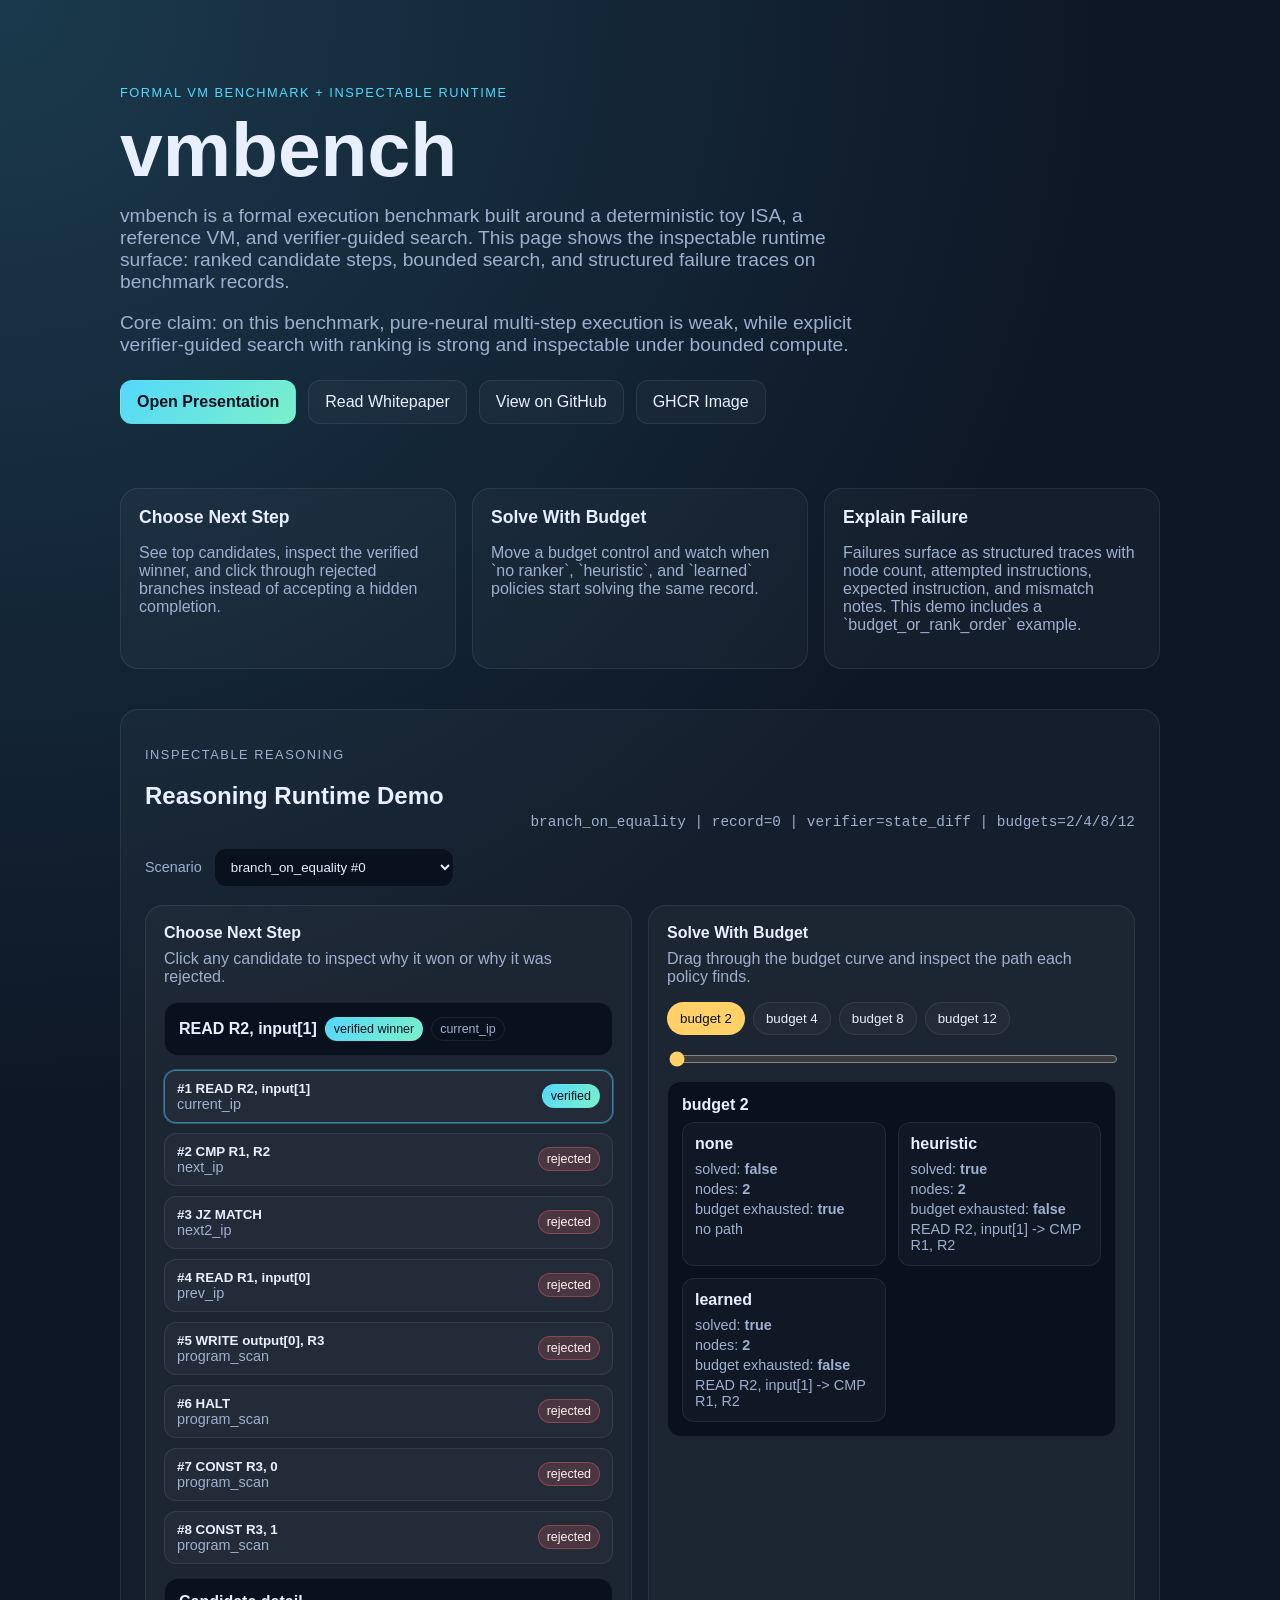
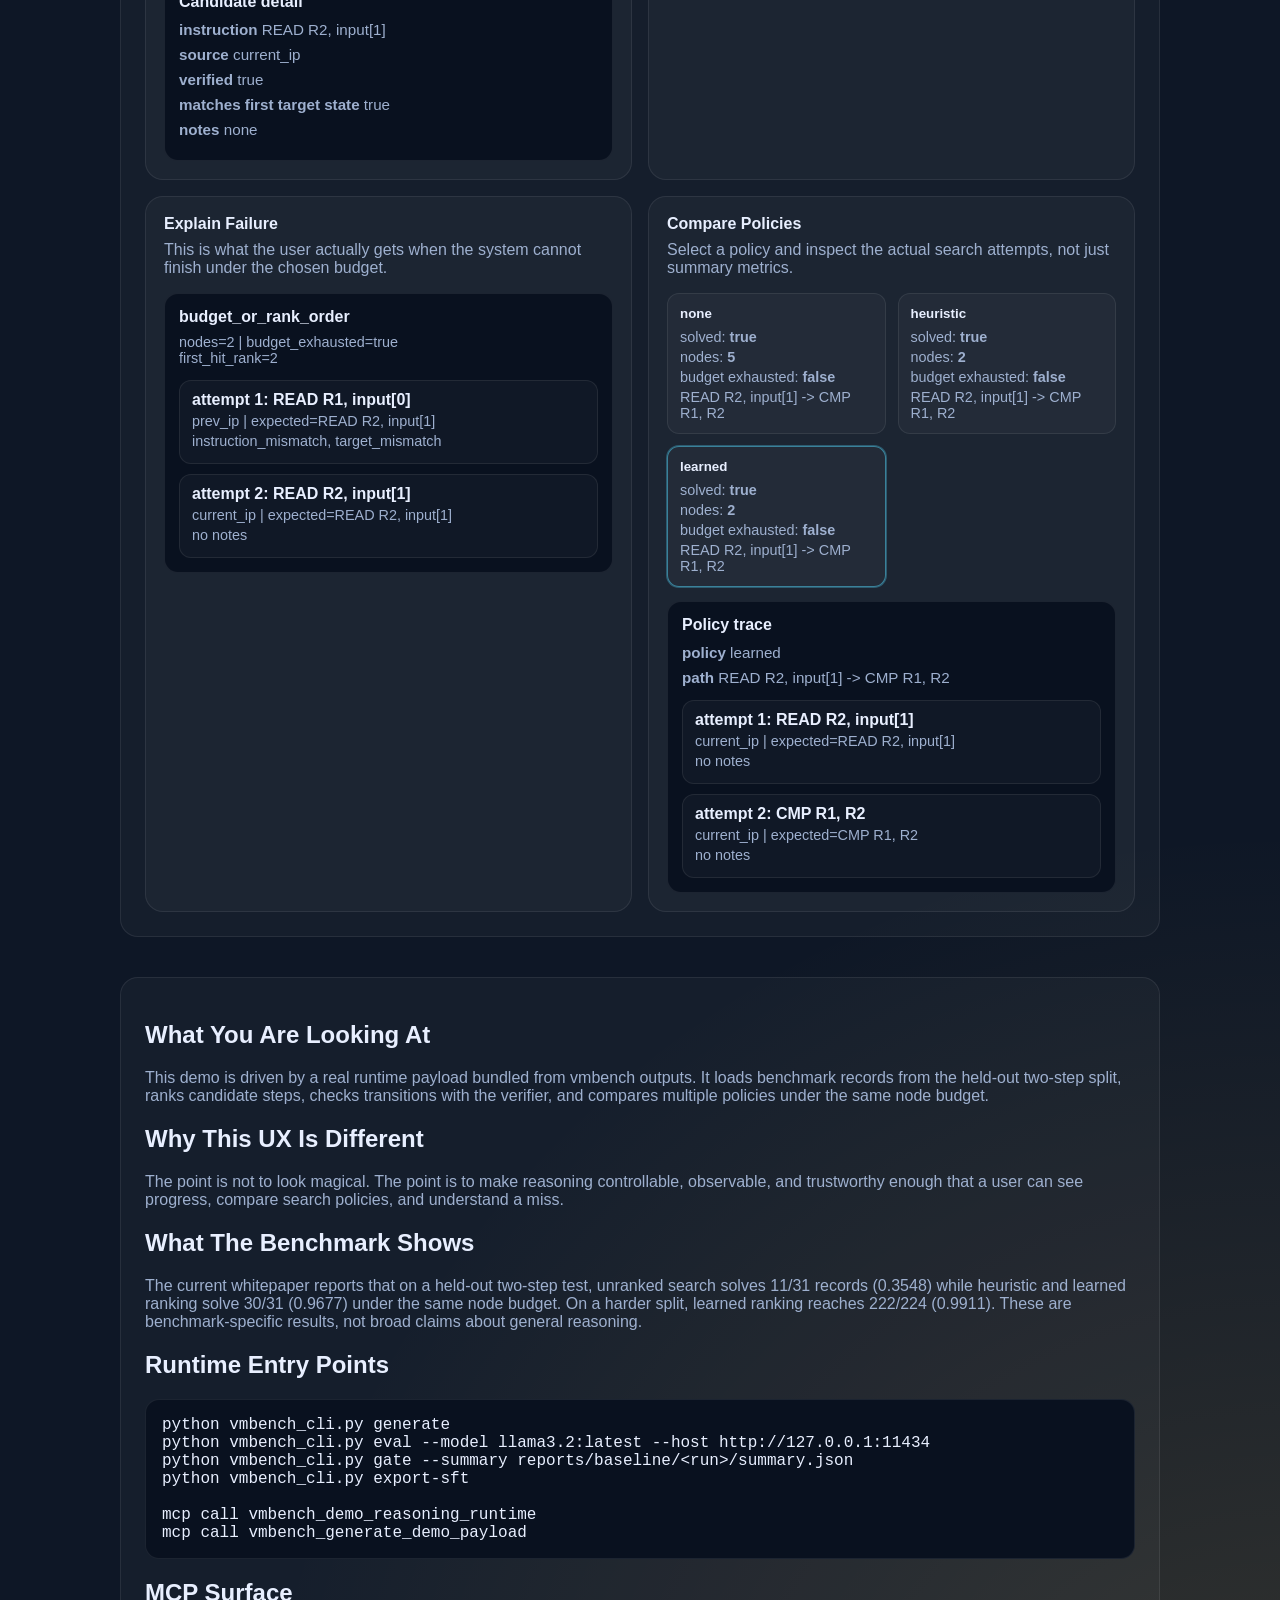
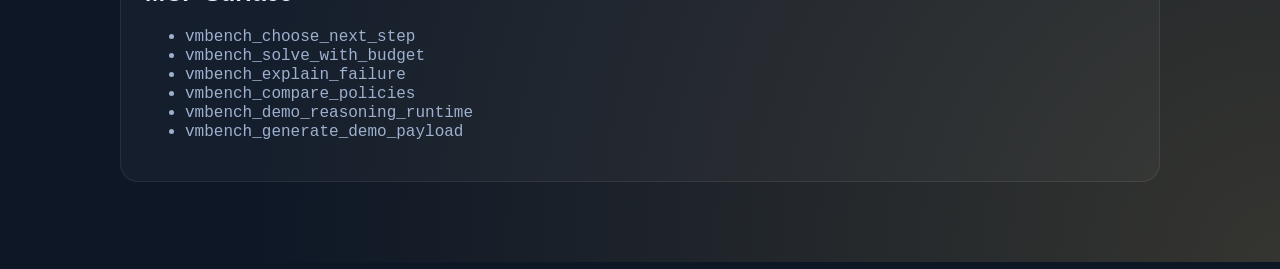
<file: docs/index.html>
<!doctype html>
<html lang="en">
  <head>
    <meta charset="utf-8" />
    <meta name="viewport" content="width=device-width, initial-scale=1" />
    <title>vmbench | Formal VM Benchmark and Inspectable Runtime</title>
    <meta
      name="description"
      content="vmbench is a formal VM benchmark and inspectable runtime for verifier-guided search: inspect ranked candidates, compare policies under fixed budget, and review structured failure traces."
    />
    <meta
      name="keywords"
      content="formal vm benchmark,inspectable runtime,mcp runtime,budgeted search,verifier-guided search"
    />
    <meta name="theme-color" content="#0e1726" />
    <meta name="robots" content="index,follow" />
    <link rel="canonical" href="https://kroq86.github.io/honeybadger/" />
    <meta property="og:type" content="website" />
    <meta property="og:title" content="vmbench | Formal VM Benchmark and Inspectable Runtime" />
    <meta
      property="og:description"
      content="A formal VM benchmark and inspectable MCP/CLI runtime for verifier-guided search under bounded compute."
    />
    <meta property="og:url" content="https://kroq86.github.io/honeybadger/" />
    <meta property="og:site_name" content="vmbench" />
    <meta name="twitter:card" content="summary_large_image" />
    <meta name="twitter:title" content="vmbench | Formal VM Benchmark and Inspectable Runtime" />
    <meta
      name="twitter:description"
      content="Formal VM benchmark plus inspectable verifier-guided runtime: compare policies under budget and inspect structured step selection."
    />
    <link rel="stylesheet" href="./styles.css" />
    <link rel="manifest" href="./site.webmanifest" />
    <script type="application/ld+json">
      {
        "@context": "https://schema.org",
        "@type": "SoftwareSourceCode",
        "name": "vmbench",
        "codeRepository": "https://github.com/kroq86/honeybadger",
        "programmingLanguage": "Python",
        "description": "Formal VM benchmark and inspectable verifier-guided runtime for language models.",
        "license": "https://github.com/kroq86/honeybadger"
      }
    </script>
  </head>
  <body>
    <main class="page">
      <section class="hero">
        <p class="eyebrow">Formal VM benchmark + inspectable runtime</p>
        <h1>vmbench</h1>
        <p class="lede">
          vmbench is a formal execution benchmark built around a deterministic toy ISA, a reference VM, and verifier-guided search. This page shows the inspectable runtime surface: ranked candidate steps, bounded search, and structured failure traces on benchmark records.
        </p>
        <p class="lede">
          Core claim: on this benchmark, pure-neural multi-step execution is weak, while explicit verifier-guided search with ranking is strong and inspectable under bounded compute.
        </p>
        <div class="actions">
          <a href="./presentation/" class="button primary">Open Presentation</a>
          <a href="https://github.com/kroq86/honeybadger/blob/main/whitepaper.md" class="button">Read Whitepaper</a>
          <a href="https://github.com/kroq86/honeybadger" class="button">View on GitHub</a>
          <a href="https://github.com/kroq86/honeybadger/pkgs/container/vmbench" class="button">GHCR Image</a>
        </div>
      </section>

      <section class="grid">
        <article class="card">
          <h2>Choose Next Step</h2>
          <p>See top candidates, inspect the verified winner, and click through rejected branches instead of accepting a hidden completion.</p>
        </article>
        <article class="card">
          <h2>Solve With Budget</h2>
          <p>Move a budget control and watch when `no ranker`, `heuristic`, and `learned` policies start solving the same record.</p>
        </article>
        <article class="card">
          <h2>Explain Failure</h2>
          <p>Failures surface as structured traces with node count, attempted instructions, expected instruction, and mismatch notes. This demo includes a `budget_or_rank_order` example.</p>
        </article>
      </section>

      <section class="content demo-panel">
        <div class="demo-header">
          <div>
            <p class="eyebrow">Inspectable Reasoning</p>
            <h2>Reasoning Runtime Demo</h2>
          </div>
          <div class="demo-meta" id="demo-meta">Loading demo payload...</div>
        </div>
        <div class="scenario-strip">
          <label class="scenario-label" for="scenario-select">Scenario</label>
          <select id="scenario-select" class="scenario-select"></select>
        </div>

        <div class="demo-grid">
          <article class="card">
            <h3>Choose Next Step</h3>
            <p class="card-copy">Click any candidate to inspect why it won or why it was rejected.</p>
            <div id="next-step-winner" class="winner-box"></div>
            <div id="next-step-list" class="candidate-list"></div>
            <div id="candidate-detail" class="detail-box"></div>
          </article>

          <article class="card">
            <h3>Solve With Budget</h3>
            <p class="card-copy">Drag through the budget curve and inspect the path each policy finds.</p>
            <div id="budget-controls" class="budget-controls"></div>
            <input id="budget-slider" class="budget-slider" type="range" min="0" max="0" step="1" value="0" />
            <div id="budget-view" class="budget-view"></div>
          </article>
        </div>

        <div class="demo-grid">
          <article class="card">
            <h3>Explain Failure</h3>
            <p class="card-copy">This is what the user actually gets when the system cannot finish under the chosen budget.</p>
            <div id="failure-view"></div>
          </article>

          <article class="card">
            <h3>Compare Policies</h3>
            <p class="card-copy">Select a policy and inspect the actual search attempts, not just summary metrics.</p>
            <div id="policy-compare" class="policy-grid"></div>
            <div id="policy-detail" class="detail-box"></div>
          </article>
        </div>
      </section>

      <section class="content">
        <h2>What You Are Looking At</h2>
        <p>
          This demo is driven by a real runtime payload bundled from vmbench outputs. It loads benchmark records from the held-out two-step split, ranks candidate steps,
          checks transitions with the verifier, and compares multiple policies under the same node budget.
        </p>

        <h2>Why This UX Is Different</h2>
        <p>
          The point is not to look magical. The point is to make reasoning controllable, observable, and trustworthy enough
          that a user can see progress, compare search policies, and understand a miss.
        </p>

        <h2>What The Benchmark Shows</h2>
        <p>
          The current whitepaper reports that on a held-out two-step test, unranked search solves 11/31 records (0.3548) while heuristic and learned ranking solve 30/31 (0.9677) under the same node budget. On a harder split, learned ranking reaches 222/224 (0.9911). These are benchmark-specific results, not broad claims about general reasoning.
        </p>

        <h2>Runtime Entry Points</h2>
        <pre><code>python vmbench_cli.py generate
python vmbench_cli.py eval --model llama3.2:latest --host http://127.0.0.1:11434
python vmbench_cli.py gate --summary reports/baseline/&lt;run&gt;/summary.json
python vmbench_cli.py export-sft

mcp call vmbench_demo_reasoning_runtime
mcp call vmbench_generate_demo_payload</code></pre>

        <h2>MCP Surface</h2>
        <ul>
          <li><code>vmbench_choose_next_step</code></li>
          <li><code>vmbench_solve_with_budget</code></li>
          <li><code>vmbench_explain_failure</code></li>
          <li><code>vmbench_compare_policies</code></li>
          <li><code>vmbench_demo_reasoning_runtime</code></li>
          <li><code>vmbench_generate_demo_payload</code></li>
        </ul>
      </section>
    </main>
    <script src="./demo.js"></script>
  </body>
</html>
</file>
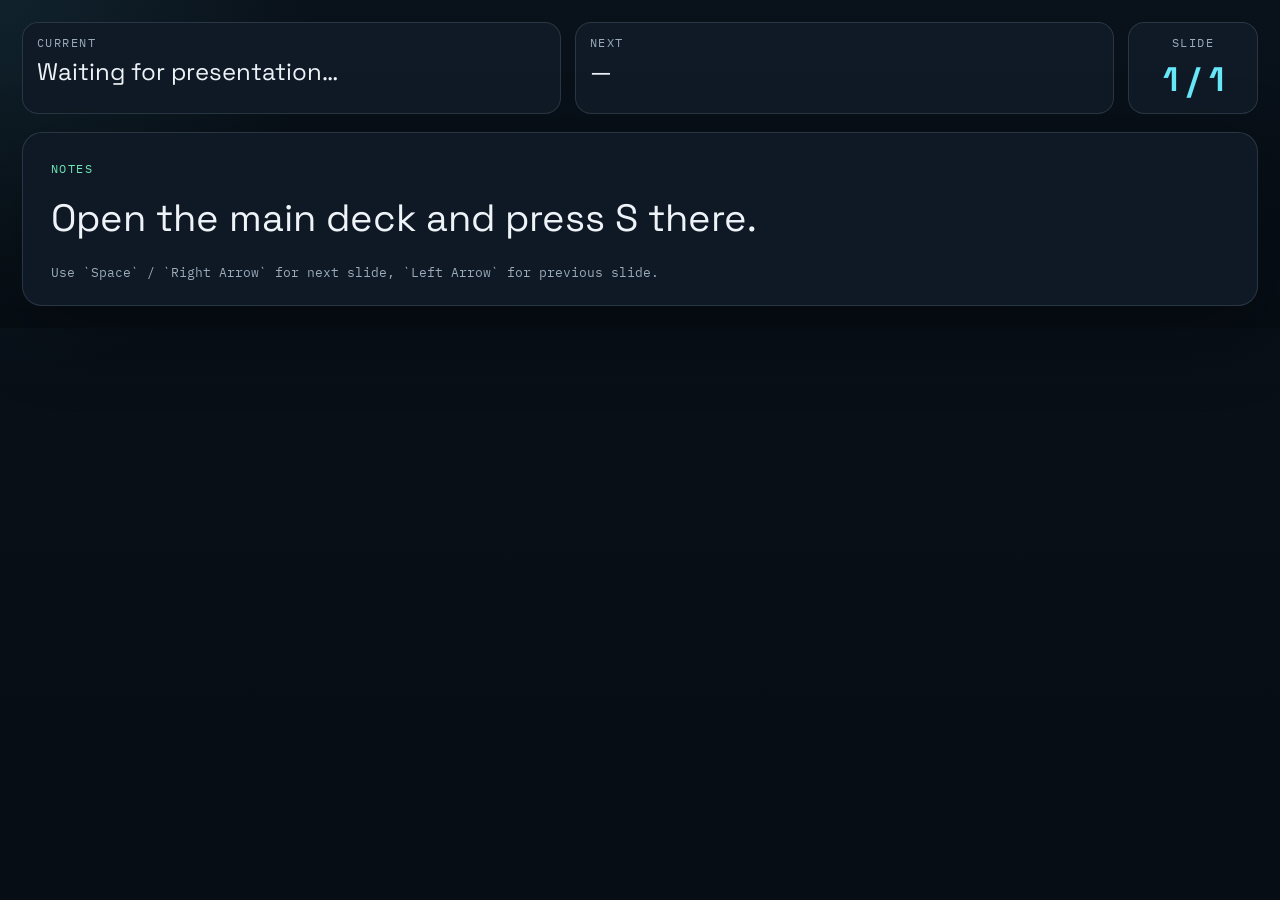
<file: presentation/speaker.html>
<!DOCTYPE html>
<html lang="en">
<head>
  <meta charset="utf-8">
  <meta name="viewport" content="width=device-width, initial-scale=1.0">
  <title>vmbench Speaker View</title>
  <link rel="preconnect" href="https://fonts.googleapis.com">
  <link rel="preconnect" href="https://fonts.gstatic.com" crossorigin>
  <link href="https://fonts.googleapis.com/css2?family=IBM+Plex+Mono:wght@400;500&family=Space+Grotesk:wght@400;500;700&display=swap" rel="stylesheet">
  <style>
    :root {
      --bg: #081018;
      --panel: #101a26;
      --line: rgba(154, 181, 204, 0.18);
      --text: #eef3f8;
      --muted: #9aabbb;
      --cyan: #67e8f9;
      --green: #6ee7b7;
      --mono: "IBM Plex Mono", monospace;
      --sans: "Space Grotesk", sans-serif;
    }
    * { box-sizing: border-box; }
    html, body {
      margin: 0;
      padding: 0;
      min-height: 100%;
      background:
        radial-gradient(circle at top left, rgba(103,232,249,0.08), transparent 24%),
        linear-gradient(180deg, #09111a 0%, #060d14 100%);
      color: var(--text);
      font-family: var(--sans);
    }
    body {
      padding: 22px;
      display: grid;
      grid-template-rows: auto 1fr;
      gap: 18px;
    }
    .topbar {
      display: grid;
      grid-template-columns: 1fr 1fr auto;
      gap: 14px;
      align-items: stretch;
    }
    .mini {
      background: var(--panel);
      border: 1px solid var(--line);
      border-radius: 16px;
      padding: 12px 14px;
      min-height: 74px;
    }
    .mini-label {
      display: block;
      font-family: var(--mono);
      text-transform: uppercase;
      letter-spacing: 0.12em;
      font-size: 12px;
      color: var(--muted);
      margin-bottom: 8px;
    }
    .mini-title {
      font-size: 24px;
      line-height: 1.15;
      color: var(--text);
    }
    .counter {
      min-width: 130px;
      display: grid;
      place-items: center;
      text-align: center;
    }
    .counter strong {
      font-size: 34px;
      color: var(--cyan);
    }
    .notes {
      background: rgba(16, 26, 38, 0.95);
      border: 1px solid var(--line);
      border-radius: 20px;
      padding: 24px 28px;
      overflow: auto;
      box-shadow: 0 24px 80px rgba(0, 0, 0, 0.28);
    }
    .notes .label {
      display: inline-block;
      font-family: var(--mono);
      text-transform: uppercase;
      letter-spacing: 0.12em;
      font-size: 12px;
      color: var(--green);
      margin-bottom: 16px;
    }
    .notes-content {
      font-size: 38px;
      line-height: 1.42;
    }
    .notes-content strong {
      color: var(--cyan);
    }
    .hint {
      margin-top: 18px;
      font-family: var(--mono);
      font-size: 13px;
      color: var(--muted);
    }
  </style>
</head>
<body>
  <div class="topbar">
    <div class="mini">
      <span class="mini-label">Current</span>
      <div class="mini-title" id="current-title">Waiting for presentation…</div>
    </div>
    <div class="mini">
      <span class="mini-label">Next</span>
      <div class="mini-title" id="next-title">—</div>
    </div>
    <div class="mini counter">
      <span class="mini-label">Slide</span>
      <strong id="counter">1 / 1</strong>
    </div>
  </div>
  <div class="notes">
    <div class="label">Notes</div>
    <div class="notes-content" id="notes-content">Open the main deck and press S there.</div>
    <div class="hint">Use `Space` / `Right Arrow` for next slide, `Left Arrow` for previous slide.</div>
  </div>
  <script>
    (function () {
      const SPEAKER_KEY = "vmbench-speaker-state";
      const COMMAND_KEY = "vmbench-speaker-command";
      function render() {
        let state = null;
        try {
          state = JSON.parse(window.localStorage.getItem(SPEAKER_KEY) || "null");
        } catch (error) {
          state = null;
        }
        if (!state) return;
        document.getElementById("current-title").textContent = state.currentTitle || "Untitled slide";
        document.getElementById("next-title").textContent = state.nextTitle || "End";
        document.getElementById("counter").textContent = `${state.currentIndex} / ${state.total}`;
        document.getElementById("notes-content").innerHTML = state.notesHtml || "No notes for this slide.";
      }
      function sendCommand(command) {
        try {
          window.localStorage.setItem(COMMAND_KEY, command);
        } catch (error) {
          // Ignore localStorage issues.
        }
      }
      window.addEventListener("storage", (event) => {
        if (event.key === SPEAKER_KEY) render();
      });
      window.addEventListener("keydown", (event) => {
        if (event.key === " " || event.key === "ArrowRight" || event.key === "PageDown") {
          event.preventDefault();
          sendCommand("next");
        }
        if (event.key === "ArrowLeft" || event.key === "PageUp" || event.key === "Backspace") {
          event.preventDefault();
          sendCommand("prev");
        }
      });
      render();
      setInterval(render, 500);
    })();
  </script>
</body>
</html>
</file>
<file: docs/styles.css>
:root {
  --bg: #0e1726;
  --panel: #132038;
  --text: #e8efff;
  --muted: #9eb0cf;
  --accent: #53d8fb;
  --accent-2: #ffd166;
  --border: rgba(255, 255, 255, 0.08);
}

* {
  box-sizing: border-box;
}

body {
  margin: 0;
  font-family: "IBM Plex Sans", "Segoe UI", sans-serif;
  background:
    radial-gradient(circle at top left, rgba(83, 216, 251, 0.18), transparent 30%),
    radial-gradient(circle at bottom right, rgba(255, 209, 102, 0.16), transparent 28%),
    var(--bg);
  color: var(--text);
}

.page {
  max-width: 1080px;
  margin: 0 auto;
  padding: 48px 20px 80px;
}

.hero {
  padding: 24px 0 40px;
}

.eyebrow {
  color: var(--accent);
  text-transform: uppercase;
  letter-spacing: 0.12em;
  font-size: 0.8rem;
}

h1 {
  margin: 8px 0 16px;
  font-size: clamp(2.4rem, 6vw, 5rem);
  line-height: 0.95;
}

.lede {
  max-width: 760px;
  font-size: 1.2rem;
  color: var(--muted);
}

.actions {
  display: flex;
  gap: 12px;
  flex-wrap: wrap;
  margin-top: 24px;
}

.button {
  display: inline-block;
  padding: 12px 16px;
  border-radius: 12px;
  border: 1px solid var(--border);
  color: var(--text);
  text-decoration: none;
  background: rgba(255, 255, 255, 0.03);
}

.button.primary {
  background: linear-gradient(135deg, var(--accent), #7cf0c9);
  color: #07101f;
  border-color: transparent;
  font-weight: 700;
}

.grid {
  display: grid;
  grid-template-columns: repeat(auto-fit, minmax(220px, 1fr));
  gap: 16px;
  margin: 24px 0 40px;
}

.card,
.content {
  background: rgba(255, 255, 255, 0.03);
  border: 1px solid var(--border);
  border-radius: 18px;
}

.card {
  padding: 18px;
}

.card h2 {
  margin-top: 0;
  font-size: 1.1rem;
}

.card h3 {
  margin-top: 0;
  margin-bottom: 8px;
  font-size: 1rem;
}

.card p,
.content p,
.content li {
  color: var(--muted);
}

.card-copy {
  margin-top: 0;
  margin-bottom: 16px;
  color: var(--muted);
}

.content {
  padding: 24px;
}

.demo-panel {
  margin-bottom: 40px;
}

.demo-header {
  display: flex;
  justify-content: space-between;
  gap: 16px;
  align-items: end;
  margin-bottom: 18px;
}

.demo-meta {
  color: var(--muted);
  font-family: "IBM Plex Mono", "SFMono-Regular", monospace;
  font-size: 0.9rem;
}

.scenario-strip {
  display: flex;
  gap: 12px;
  align-items: center;
  margin-bottom: 18px;
  flex-wrap: wrap;
}

.scenario-label {
  color: var(--muted);
  font-size: 0.9rem;
}

.scenario-select {
  min-width: 240px;
  border: 1px solid var(--border);
  background: #09111f;
  color: var(--text);
  border-radius: 12px;
  padding: 10px 12px;
}

.demo-grid {
  display: grid;
  grid-template-columns: repeat(auto-fit, minmax(300px, 1fr));
  gap: 16px;
  margin-top: 16px;
}

.winner-box,
.failure-card,
.budget-view,
.detail-box {
  background: #09111f;
  border: 1px solid var(--border);
  border-radius: 14px;
  padding: 14px;
}

.winner-box {
  display: flex;
  gap: 8px;
  align-items: center;
  flex-wrap: wrap;
  margin-bottom: 14px;
}

.pill {
  display: inline-block;
  padding: 4px 8px;
  border-radius: 999px;
  border: 1px solid var(--border);
  font-size: 0.78rem;
  color: var(--muted);
}

.pill.success {
  color: #07101f;
  background: linear-gradient(135deg, var(--accent), #7cf0c9);
  border-color: transparent;
}

.pill.danger {
  color: #fff2f0;
  background: rgba(255, 107, 107, 0.18);
  border-color: rgba(255, 107, 107, 0.35);
}

.candidate-list {
  display: grid;
  gap: 10px;
}

.candidate-row {
  display: flex;
  justify-content: space-between;
  gap: 12px;
  align-items: center;
  padding: 10px 12px;
  background: rgba(255, 255, 255, 0.03);
  border: 1px solid var(--border);
  border-radius: 12px;
  width: 100%;
  color: var(--text);
  text-align: left;
  cursor: pointer;
}

.candidate-row.active,
.policy-card.active {
  border-color: rgba(83, 216, 251, 0.5);
  box-shadow: 0 0 0 1px rgba(83, 216, 251, 0.3);
}

.candidate-meta,
.failure-copy,
.policy-path {
  color: var(--muted);
  font-size: 0.9rem;
}

.failure-title,
.budget-summary,
.policy-name {
  font-weight: 700;
  margin-bottom: 8px;
}

.budget-controls {
  display: flex;
  gap: 8px;
  flex-wrap: wrap;
  margin-bottom: 14px;
}

.budget-button {
  border: 1px solid var(--border);
  background: rgba(255, 255, 255, 0.03);
  color: var(--text);
  border-radius: 999px;
  padding: 8px 12px;
  cursor: pointer;
}

.budget-button.active {
  background: linear-gradient(135deg, var(--accent-2), #ffd166);
  color: #07101f;
  border-color: transparent;
}

.budget-slider {
  width: 100%;
  margin-bottom: 14px;
  accent-color: var(--accent-2);
}

.policy-grid {
  display: grid;
  grid-template-columns: repeat(auto-fit, minmax(160px, 1fr));
  gap: 12px;
}

.policy-card {
  padding: 12px;
  border-radius: 12px;
  background: rgba(255, 255, 255, 0.03);
  border: 1px solid var(--border);
  color: var(--text);
  text-align: left;
  cursor: pointer;
}

.policy-card.compact {
  cursor: default;
}

.policy-metric {
  font-size: 0.9rem;
  color: var(--muted);
  margin-bottom: 4px;
}

.detail-box {
  margin-top: 14px;
}

.detail-title {
  font-weight: 700;
  margin-bottom: 10px;
}

.detail-line {
  font-size: 0.95rem;
  color: var(--muted);
  margin-bottom: 8px;
}

.attempt-list {
  display: grid;
  gap: 10px;
  margin-top: 14px;
}

.attempt-row {
  padding: 10px 12px;
  border-radius: 12px;
  background: rgba(255, 255, 255, 0.03);
  border: 1px solid var(--border);
}

.attempt-head {
  font-weight: 700;
  margin-bottom: 4px;
}

.attempt-meta {
  color: var(--muted);
  font-size: 0.9rem;
  margin-bottom: 4px;
}

pre {
  overflow-x: auto;
  background: #09111f;
  padding: 16px;
  border-radius: 14px;
  border: 1px solid var(--border);
}

code {
  font-family: "IBM Plex Mono", "SFMono-Regular", monospace;
}

a {
  color: var(--accent);
}

@media (max-width: 640px) {
  .page {
    padding-top: 32px;
  }

  .demo-header {
    align-items: start;
    flex-direction: column;
  }
}
</file>
